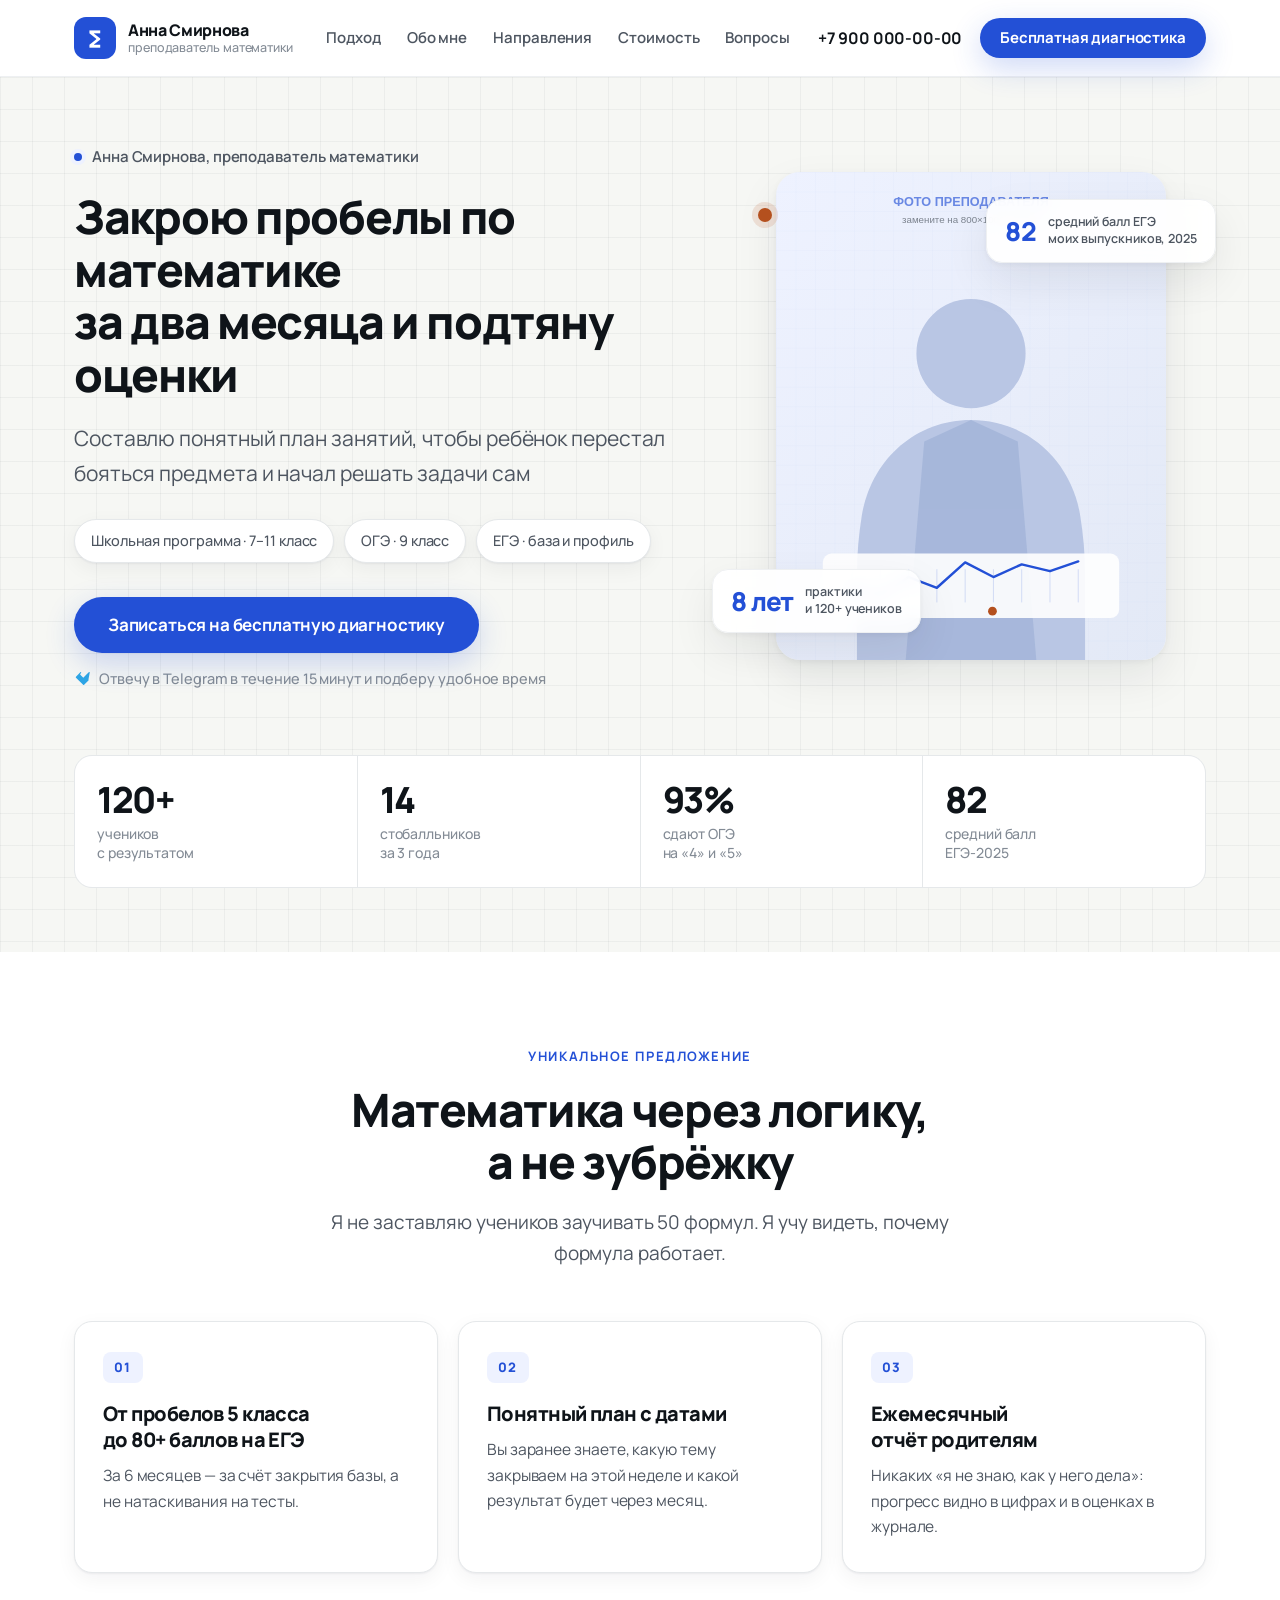
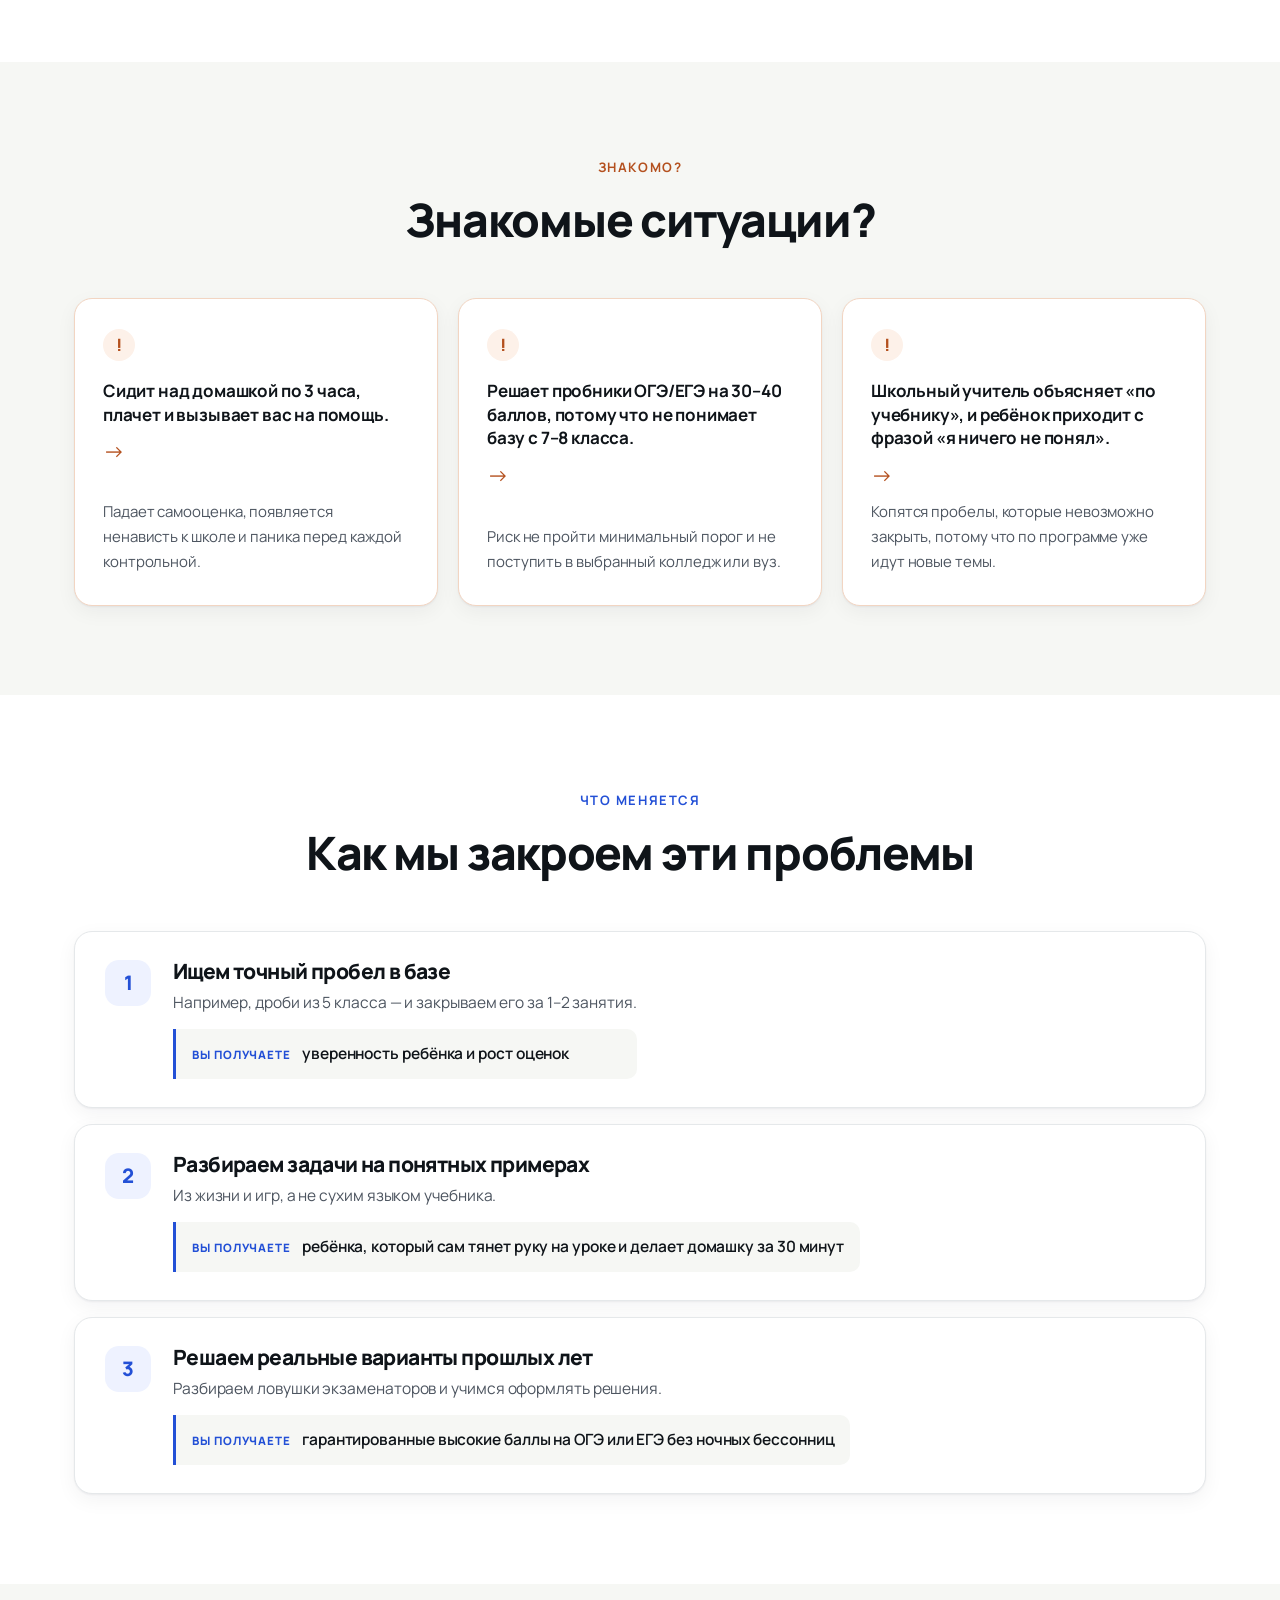
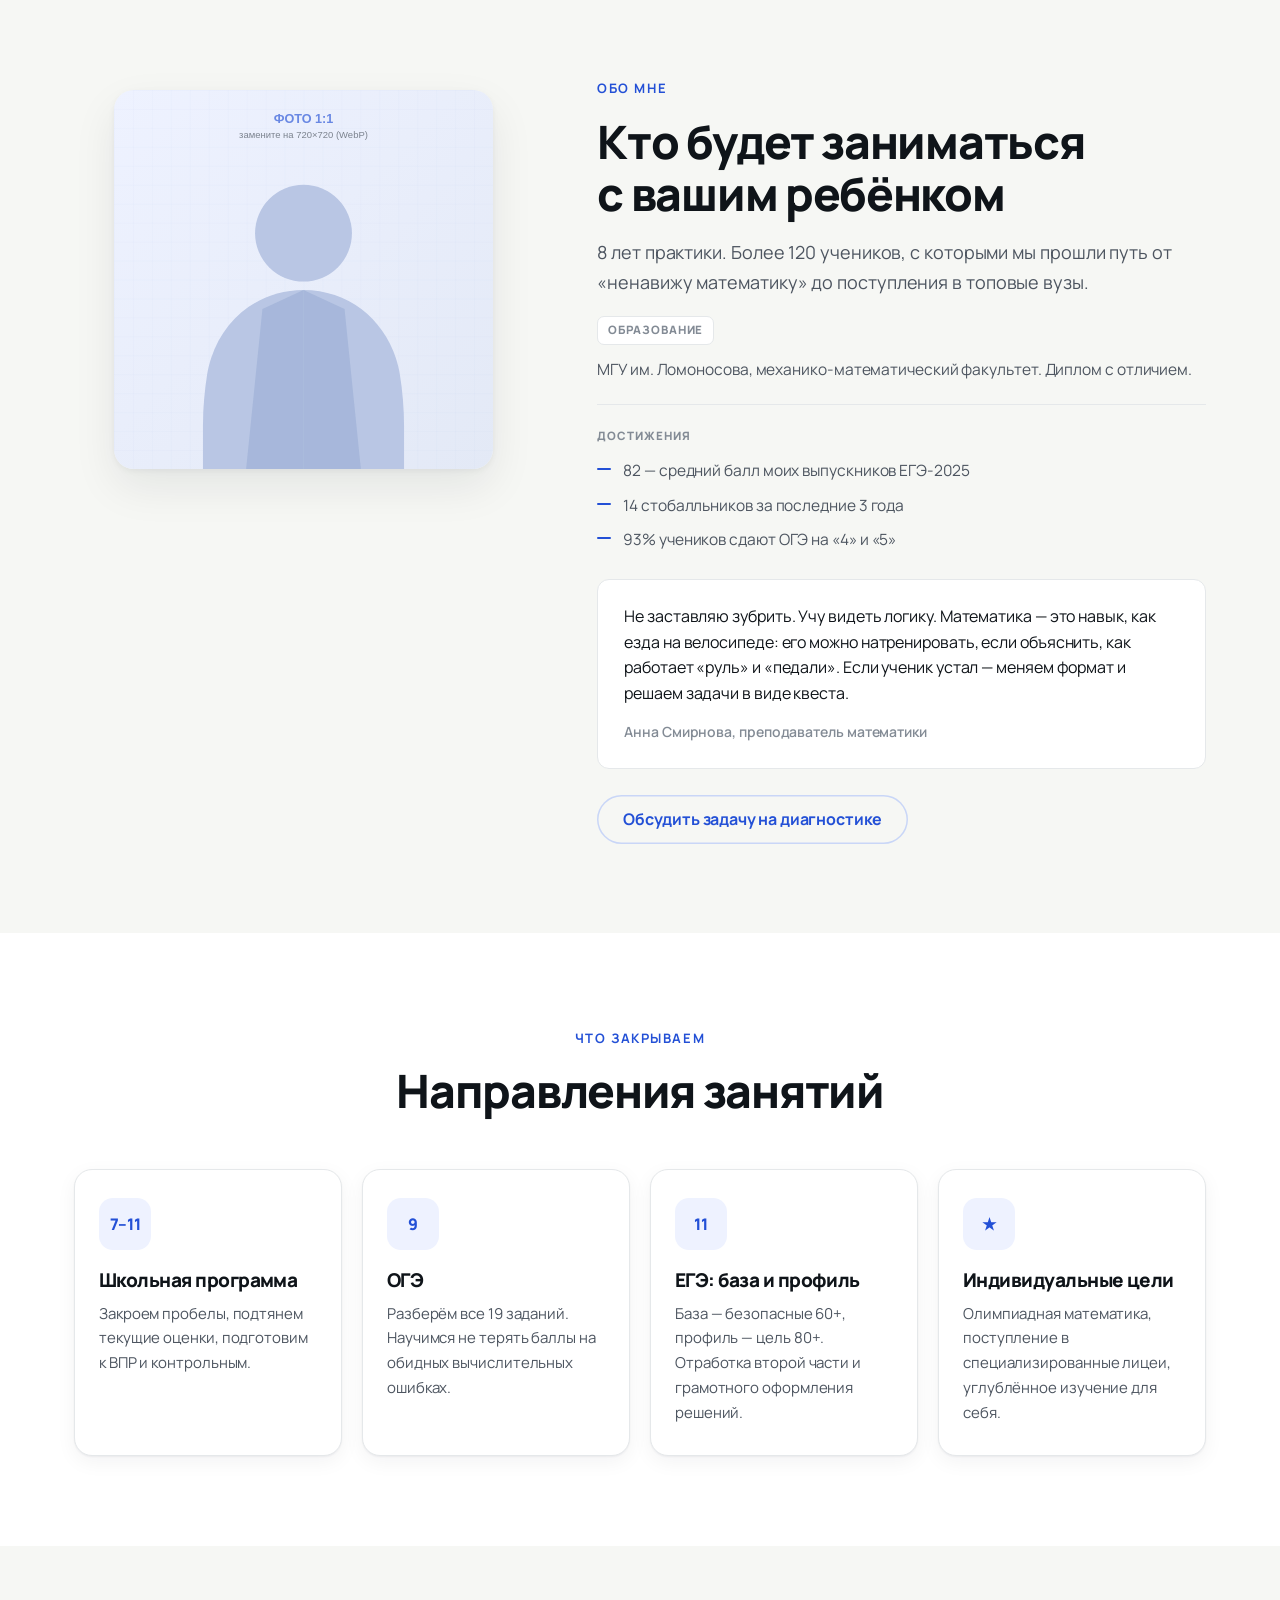
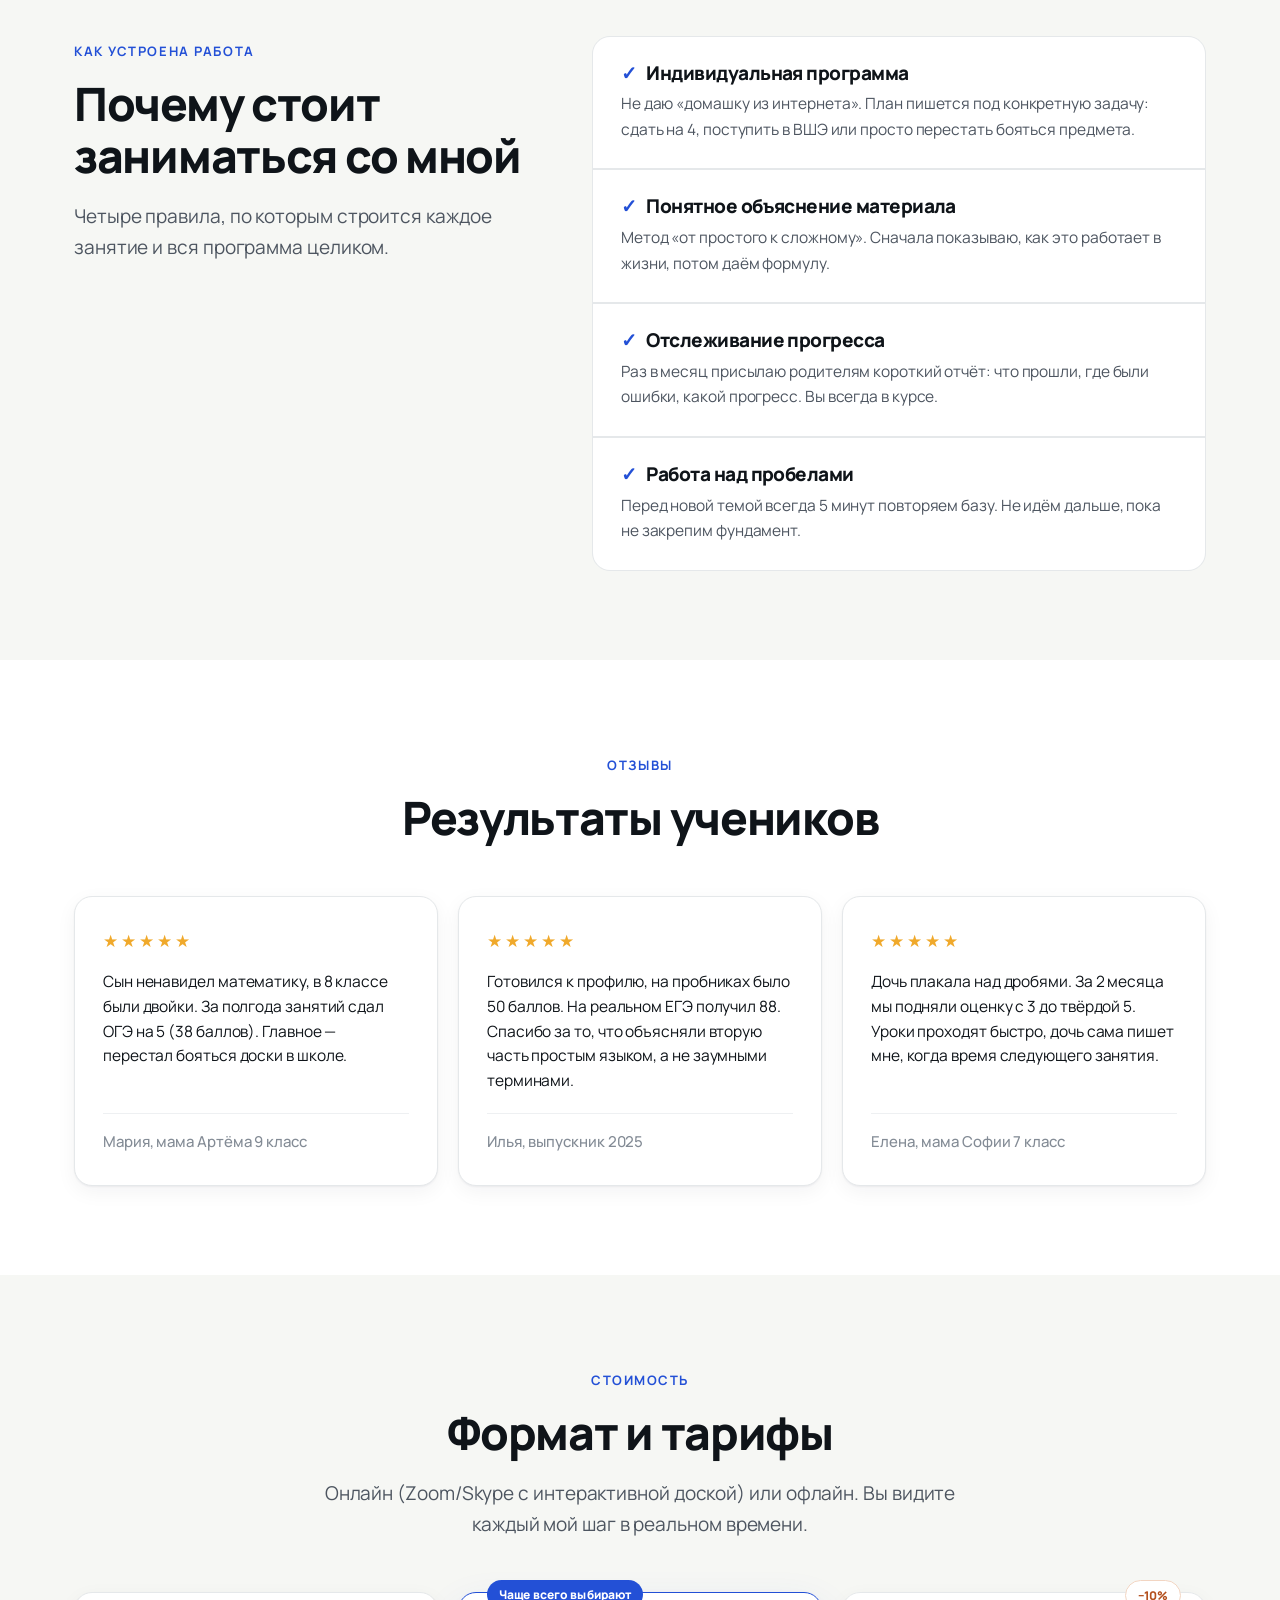
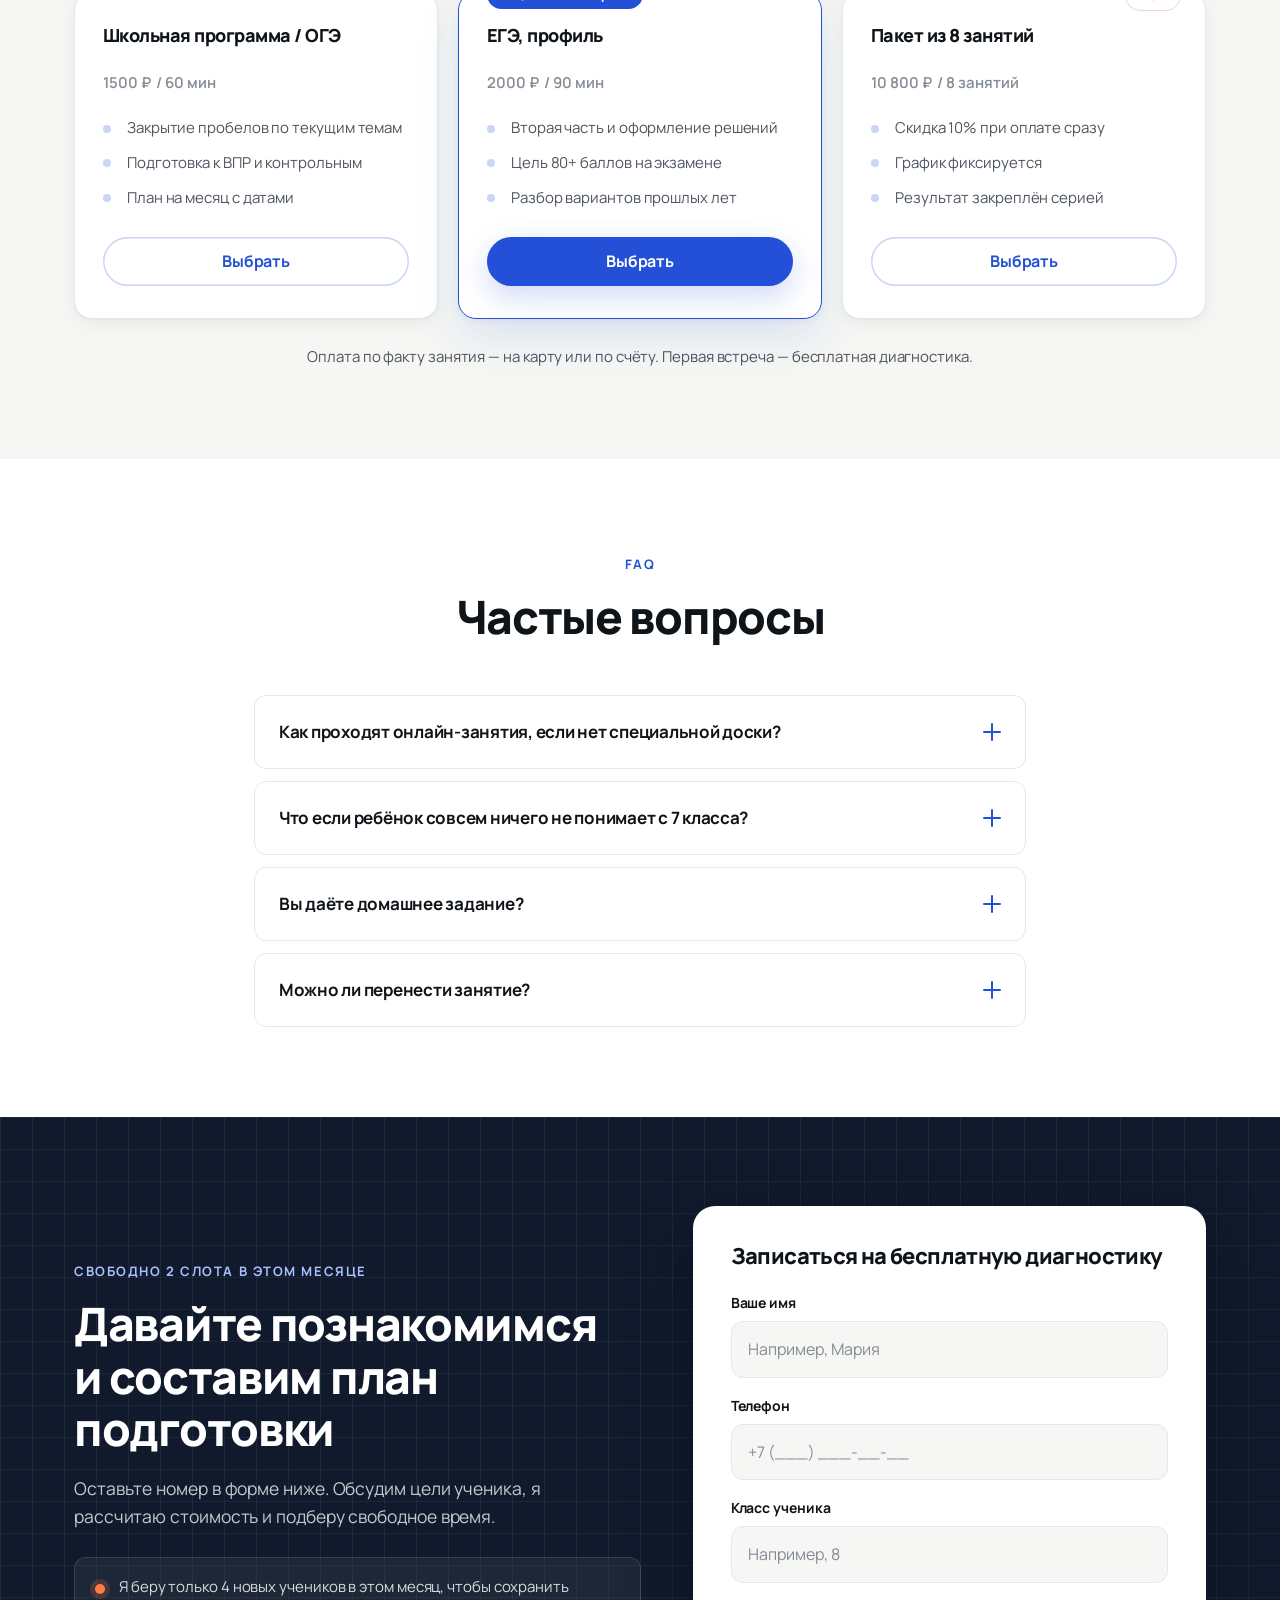
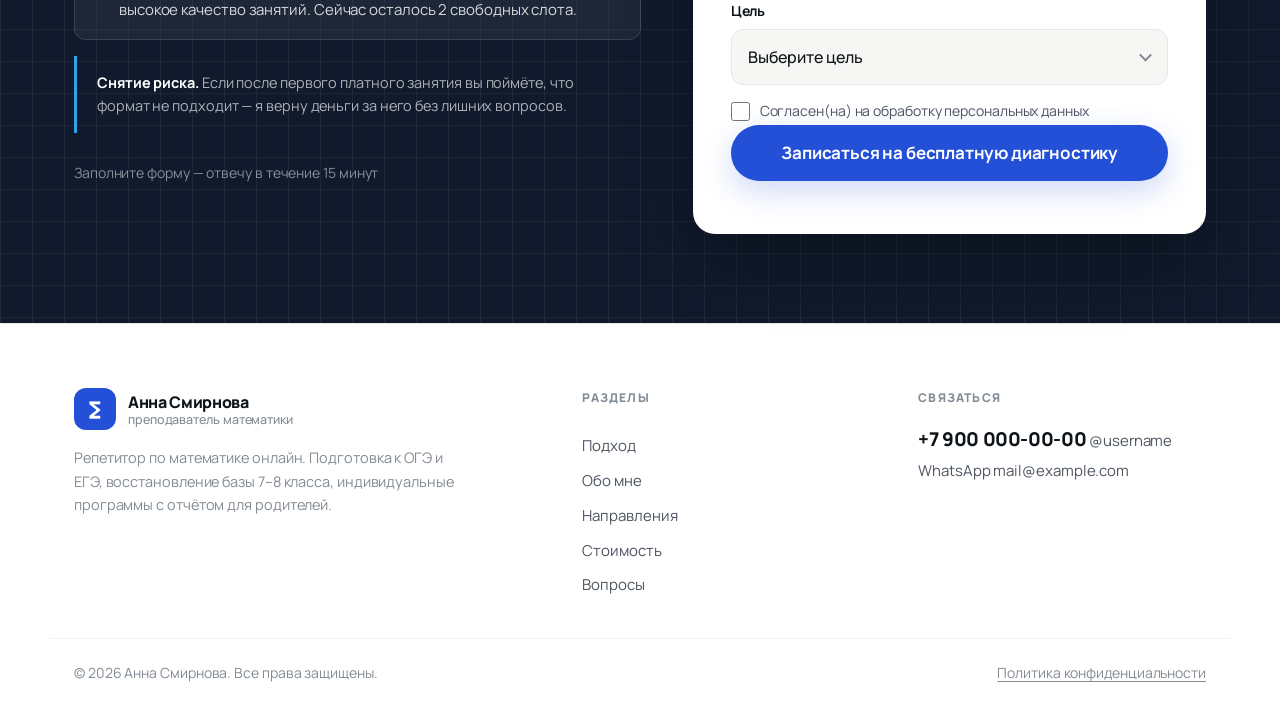
<file: index.html>
<!DOCTYPE html>
<html lang="ru">
<head>
<meta charset="utf-8">
<meta name="viewport" content="width=device-width, initial-scale=1, viewport-fit=cover">
<title>Репетитор по математике онлайн | Подготовка к ОГЭ и ЕГЭ на 80+ баллов</title>
<meta name="description" content="Закрою пробелы по математике за 2 месяца и подтяну школьные оценки. Подготовка к ОГЭ и ЕГЭ на 80+ баллов через логику, а не зубрёжку. Запишитесь на бесплатную диагностику.">
<meta name="keywords" content="репетитор по математике, подготовка к ОГЭ, подготовка к ЕГЭ, математика онлайн, подтянуть оценки">

<!-- Open Graph -->
<meta property="og:type" content="website">
<meta property="og:locale" content="ru_RU">
<meta property="og:title" content="Репетитор по математике онлайн | Подготовка к ОГЭ и ЕГЭ на 80+ баллов">
<meta property="og:description" content="Закрою пробелы по математике за 2 месяца и подтяну школьные оценки. Подготовка к ОГЭ и ЕГЭ через логику, а не зубрёжку.">
<meta property="og:image" content="images/og-cover.jpg">
<meta name="twitter:card" content="summary_large_image">
<meta name="theme-color" content="#ffffff">
<meta name="robots" content="index, follow">

<link rel="icon" href="images/favicon.svg" type="image/svg+xml">

<link rel="preconnect" href="https://fonts.googleapis.com">
<link rel="preconnect" href="https://fonts.gstatic.com" crossorigin>
<link rel="stylesheet" href="https://fonts.googleapis.com/css2?family=Manrope:wght@400;500;600;700;800&display=swap" media="print" onload="this.media='all'">
<noscript><link rel="stylesheet" href="https://fonts.googleapis.com/css2?family=Manrope:wght@400;500;600;700;800&display=swap"></noscript>

<link rel="stylesheet" href="css/styles.css">

<!-- Помечает, что JS доступен: без него блоки не прячутся и страница читается полностью -->
<script>document.documentElement.className += ' js';</script>

<!--#CONTENT#-->

<!-- Структурированные данные собираются из контента скриптом content.js,
     чтобы тексты в разметке и в SEO всегда совпадали -->
<script type="application/ld+json" data-ld="person">{}</script>
<script type="application/ld+json" data-ld="faq">{}</script>
</head>

<body>
<a class="skip-link" href="#hero">Перейти к содержанию</a>

<!-- ============================== ШАПКА ============================== -->
<header class="header" id="top">
  <div class="container header__inner">
    <a class="logo" href="#top">
      <span class="logo__mark" aria-hidden="true">∑</span>
      <span class="logo__text">
        <span class="logo__name" data-field="site.teacherFull" data-fallback="teacher.full">Анна Смирнова</span>
        <span class="logo__role" data-field="site.teacherRole">преподаватель математики</span>
      </span>
    </a>

    <nav class="nav" aria-label="Основная навигация">
      <a href="#utp">Подход</a>
      <a href="#about">Обо мне</a>
      <a href="#directions">Направления</a>
      <a href="#prices">Стоимость</a>
      <a href="#faq">Вопросы</a>
    </nav>

    <div class="header__actions">
      <a class="header__phone" data-field="site.phone" data-fallback="phone" href="tel:+79000000000">+7 900 000-00-00</a>
      <a class="btn btn--sm btn--primary" href="#contact">
        <span class="lbl-long" data-field="header.cta">Бесплатная диагностика</span>
        <span class="lbl-short">Диагностика</span>
      </a>
    </div>
  </div>
</header>

<main>

<!-- ============================== 1. ПЕРВЫЙ ЭКРАН ============================== -->
<section class="hero paper" id="hero">
  <div class="container hero__inner">

    <div class="hero__text">
      <p class="eyebrow">
        <span class="dot" aria-hidden="true"></span>
        <span data-field="hero.eyebrow">Анна Смирнова, преподаватель математики</span>
      </p>

      <h1 class="hero__title pre" data-field="hero.title">Закрою пробелы по математике
за два месяца и подтяну оценки</h1>

      <p class="hero__lead" data-field="hero.lead">Составлю понятный план занятий, чтобы ребёнок перестал бояться предмета и начал решать задачи сам</p>

      <ul class="chips" role="list">
        <li class="chip" data-field="hero.chips.0.text">Школьная программа · 7–11 класс</li>
        <li class="chip" data-field="hero.chips.1.text">ОГЭ · 9 класс</li>
        <li class="chip" data-field="hero.chips.2.text">ЕГЭ · база и профиль</li>
      </ul>

      <div class="hero__cta">
        <a class="btn btn--primary btn--lg" href="#contact" data-field="hero.cta">Записаться на бесплатную диагностику</a>
        <p class="micro">
          <svg class="micro__ico" viewBox="0 0 24 24" aria-hidden="true"><path d="M21.7 3.3a1 1 0 0 0-1.5-.1L17 6.5 12.5 11l-4.5-4.5L9.7 3.3a1 1 0 0 0-1.4 0L2.2 9.4a1 1 0 0 0 0 1.4l10.1 10.1a1 1 0 0 0 1.4 0l6.1-6.1a1 1 0 0 0 0-1.4z" fill="currentColor" transform="translate(0.6 0)"/></svg>
          <span data-field="hero.micro">Отвечу в Telegram в течение 15 минут и подберу удобное время</span>
        </p>
      </div>
    </div>

    <div class="hero__media">
      <figure class="photo photo--hero reveal">
        <span class="photo__badge" aria-hidden="true"></span>
        <img data-field="images.hero" src="/images/teacher-1.svg" alt="Фото преподавателя" width="800" height="1000" fetchpriority="high" decoding="async">
        <figcaption class="sr-only">Фотография преподавателя</figcaption>
      </figure>

      <div class="float-card float-card--score reveal" data-reveal-delay="120">
        <span class="float-card__num" data-field="hero.scoreNum">82</span>
        <span class="float-card__label pre" data-field="hero.scoreLabel">средний балл ЕГЭ
моих выпускников, 2025</span>
      </div>

      <div class="float-card float-card--exp reveal" data-reveal-delay="200">
        <span class="float-card__num" data-field="hero.expNum">8 лет</span>
        <span class="float-card__label pre" data-field="hero.expLabel">практики
и 120+ учеников</span>
      </div>
    </div>

  </div>

  <!-- полоса доверия -->
  <div class="container">
    <ul class="stats stats--hero reveal" role="list">
      <li class="stats__item"><b data-field="hero.stats.0.num">120+</b><span class="pre" data-field="hero.stats.0.text">учеников
с результатом</span></li>
      <li class="stats__item"><b data-field="hero.stats.1.num">14</b><span class="pre" data-field="hero.stats.1.text">стобалльников
за 3 года</span></li>
      <li class="stats__item"><b data-field="hero.stats.2.num">93%</b><span class="pre" data-field="hero.stats.2.text">сдают ОГЭ
на «4» и «5»</span></li>
      <li class="stats__item"><b data-field="hero.stats.3.num">82</b><span class="pre" data-field="hero.stats.3.text">средний балл
ЕГЭ-2025</span></li>
    </ul>
  </div>
</section>

<!-- ============================== 2. УТП ============================== -->
<section class="section" id="utp">
  <div class="container">
    <header class="section__head">
      <p class="kicker" data-field="utp.kicker">Уникальное предложение</p>
      <h2 class="section__title pre" data-field="utp.title">Математика через логику,
а не зубрёжку</h2>
      <p class="section__lead" data-field="utp.lead">Я не заставляю учеников заучивать 50 формул. Я учу видеть, <b>почему</b> формула работает.</p>
    </header>

    <div class="grid grid--3">
      <article class="card reveal">
        <span class="card__num" data-field="utp.cards.0.num">01</span>
        <h3 class="card__title" data-field="utp.cards.0.title">От пробелов 5 класса до 80+ баллов на ЕГЭ</h3>
        <p class="card__text" data-field="utp.cards.0.text">За 6 месяцев — за счёт закрытия базы, а не натаскивания на тесты.</p>
      </article>

      <article class="card reveal" data-reveal-delay="100">
        <span class="card__num" data-field="utp.cards.1.num">02</span>
        <h3 class="card__title" data-field="utp.cards.1.title">Понятный план с датами</h3>
        <p class="card__text" data-field="utp.cards.1.text">Вы заранее знаете, какую тему закрываем на этой неделе и какой результат будет через месяц.</p>
      </article>

      <article class="card reveal" data-reveal-delay="200">
        <span class="card__num" data-field="utp.cards.2.num">03</span>
        <h3 class="card__title" data-field="utp.cards.2.title">Ежемесячный отчёт родителям</h3>
        <p class="card__text" data-field="utp.cards.2.text">Никаких «я не знаю, как у него дела»: прогресс видно в цифрах и в оценках в журнале.</p>
      </article>
    </div>
  </div>
</section>

<!-- ============================== 3. БОЛИ ============================== -->
<section class="section section--soft" id="pains">
  <div class="container">
    <header class="section__head">
      <p class="kicker kicker--warm" data-field="pains.kicker">Знакомо?</p>
      <h2 class="section__title" data-field="pains.title">Знакомые ситуации?</h2>
    </header>

    <div class="grid grid--3">
      <article class="pain reveal">
        <span class="pain__mark" aria-hidden="true">!</span>
        <p class="pain__text" data-field="pains.items.0.text">Сидит над домашкой по 3 часа, плачет и вызывает вас на помощь.</p>
        <p class="pain__arrow" aria-hidden="true">→</p>
        <p class="pain__result" data-field="pains.items.0.result">Падает самооценка, появляется ненависть к школе и паника перед каждой контрольной.</p>
      </article>

      <article class="pain reveal" data-reveal-delay="100">
        <span class="pain__mark" aria-hidden="true">!</span>
        <p class="pain__text" data-field="pains.items.1.text">Решает пробники ОГЭ/ЕГЭ на 30–40 баллов, потому что не понимает базу с 7–8 класса.</p>
        <p class="pain__arrow" aria-hidden="true">→</p>
        <p class="pain__result" data-field="pains.items.1.result">Риск не пройти минимальный порог и не поступить в выбранный колледж или вуз.</p>
      </article>

      <article class="pain reveal" data-reveal-delay="200">
        <span class="pain__mark" aria-hidden="true">!</span>
        <p class="pain__text" data-field="pains.items.2.text">Школьный учитель объясняет «по учебнику», и ребёнок приходит с фразой «я ничего не понял».</p>
        <p class="pain__arrow" aria-hidden="true">→</p>
        <p class="pain__result" data-field="pains.items.2.result">Копятся пробелы, которые невозможно закрыть, потому что по программе уже идут новые темы.</p>
      </article>
    </div>
  </div>
</section>

<!-- ============================== 4. РЕШЕНИЕ ============================== -->
<section class="section" id="solution">
  <div class="container">
    <header class="section__head">
      <p class="kicker" data-field="solution.kicker">Что меняется</p>
      <h2 class="section__title" data-field="solution.title">Как мы закроем эти проблемы</h2>
    </header>

    <ol class="steps" role="list">
      <li class="step reveal">
        <span class="step__badge" aria-hidden="true">1</span>
        <div class="step__body">
          <h3 class="step__title" data-field="solution.steps.0.title">Ищем точный пробел в базе</h3>
          <p class="step__text" data-field="solution.steps.0.text">Например, дроби из 5 класса — и закрываем его за 1–2 занятия.</p>
          <p class="step__gain">
            <span class="step__gain-tag" data-field="solution.steps.0.gainTag">вы получаете</span>
            <span data-field="solution.steps.0.gain">уверенность ребёнка и рост оценок</span>
          </p>
        </div>
      </li>

      <li class="step reveal">
        <span class="step__badge" aria-hidden="true">2</span>
        <div class="step__body">
          <h3 class="step__title" data-field="solution.steps.1.title">Разбираем задачи на понятных примерах</h3>
          <p class="step__text" data-field="solution.steps.1.text">Из жизни и игр, а не сухим языком учебника.</p>
          <p class="step__gain">
            <span class="step__gain-tag" data-field="solution.steps.1.gainTag">вы получаете</span>
            <span data-field="solution.steps.1.gain">ребёнка, который сам тянет руку на уроке и делает домашку за 30 минут</span>
          </p>
        </div>
      </li>

      <li class="step reveal">
        <span class="step__badge" aria-hidden="true">3</span>
        <div class="step__body">
          <h3 class="step__title" data-field="solution.steps.2.title">Решаем реальные варианты прошлых лет</h3>
          <p class="step__text" data-field="solution.steps.2.text">Разбираем ловушки экзаменаторов и учимся оформлять решения.</p>
          <p class="step__gain">
            <span class="step__gain-tag" data-field="solution.steps.2.gainTag">вы получаете</span>
            <span data-field="solution.steps.2.gain">гарантированные высокие баллы на ОГЭ или ЕГЭ без ночных бессонниц</span>
          </p>
        </div>
      </li>
    </ol>
  </div>
</section>

<!-- ============================== 5. ОБО МНЕ ============================== -->
<section class="section section--soft" id="about">
  <div class="container about">

    <div class="about__media reveal">
      <figure class="photo photo--about">
        <img data-field="images.about" src="/images/teacher-2.svg" alt="Фото преподавателя" width="720" height="720" loading="lazy" decoding="async">
      </figure>
    </div>

    <div class="about__text">
      <p class="kicker" data-field="about.kicker">Обо мне</p>
      <h2 class="section__title pre" data-field="about.title">Кто будет заниматься
с вашим ребёнком</h2>

      <p class="about__lead" data-field="about.lead">8 лет практики. Более 120 учеников, с которыми мы прошли путь от «ненавижу математику» до поступления в топовые вузы.</p>

      <p class="about__edu">
        <span class="about__edu-label" data-field="about.eduLabel">Образование</span>
        <span data-field="about.edu">МГУ им. Ломоносова, механико-математический факультет. Диплом с отличием.</span>
      </p>

      <div class="achieve">
        <p class="achieve__label" data-field="about.achieveLabel">Достижения</p>
        <ul class="achieve__list" role="list">
          <li data-field="about.achieve.0.text">82 — средний балл моих выпускников ЕГЭ-2025</li>
          <li data-field="about.achieve.1.text">14 стобалльников за последние 3 года</li>
          <li data-field="about.achieve.2.text">93% учеников сдают ОГЭ на «4» и «5»</li>
        </ul>
      </div>

      <div class="quote">
        <p class="quote__text" data-field="about.quote">Не заставляю зубрить. Учу видеть логику. Математика — это навык, как езда на велосипеде: его можно натренировать, если объяснить, как работает «руль» и «педали». Если ученик устал — меняем формат и решаем задачи в виде квеста.</p>
        <cite class="quote__author" data-field="about.quoteAuthor">Анна Смирнова, преподаватель математики</cite>
      </div>

      <a class="btn btn--ghost" href="#contact" data-field="about.cta">Обсудить задачу на диагностике</a>
    </div>

  </div>
</section>

<!-- ============================== 6. НАПРАВЛЕНИЯ ============================== -->
<section class="section" id="directions">
  <div class="container">
    <header class="section__head">
      <p class="kicker" data-field="directions.kicker">Что закрываем</p>
      <h2 class="section__title" data-field="directions.title">Направления занятий</h2>
    </header>

    <div class="grid grid--4">
      <article class="dir reveal">
        <span class="dir__icon" aria-hidden="true" data-field="directions.items.0.icon">7–11</span>
        <h3 class="dir__title" data-field="directions.items.0.title">Школьная программа</h3>
        <p class="dir__text" data-field="directions.items.0.text">Закроем пробелы, подтянем текущие оценки, подготовим к ВПР и контрольным.</p>
      </article>

      <article class="dir reveal" data-reveal-delay="80">
        <span class="dir__icon" aria-hidden="true" data-field="directions.items.1.icon">9</span>
        <h3 class="dir__title" data-field="directions.items.1.title">ОГЭ</h3>
        <p class="dir__text" data-field="directions.items.1.text">Разберём все 19 заданий. Научимся не терять баллы на обидных вычислительных ошибках.</p>
      </article>

      <article class="dir reveal" data-reveal-delay="160">
        <span class="dir__icon" aria-hidden="true" data-field="directions.items.2.icon">11</span>
        <h3 class="dir__title" data-field="directions.items.2.title">ЕГЭ: база и профиль</h3>
        <p class="dir__text" data-field="directions.items.2.text">База — безопасные 60+, профиль — цель 80+. Отработка второй части и грамотного оформления решений.</p>
      </article>

      <article class="dir reveal" data-reveal-delay="240">
        <span class="dir__icon" aria-hidden="true" data-field="directions.items.3.icon">★</span>
        <h3 class="dir__title" data-field="directions.items.3.title">Индивидуальные цели</h3>
        <p class="dir__text" data-field="directions.items.3.text">Олимпиадная математика, поступление в специализированные лицеи, углублённое изучение для себя.</p>
      </article>
    </div>
  </div>
</section>

<!-- ============================== 7. ПОЧЕМУ СО МНОЙ ============================== -->
<section class="section section--soft" id="why">
  <div class="container">
    <div class="split">
      <header class="section__head section__head--left">
        <p class="kicker" data-field="why.kicker">Как устроена работа</p>
        <h2 class="section__title pre" data-field="why.title">Почему стоит
заниматься со мной</h2>
        <p class="section__lead" data-field="why.lead">Четыре правила, по которым строится каждое занятие и вся программа целиком.</p>
      </header>

      <ul class="feats" role="list">
        <li class="feat reveal">
          <h3 class="feat__title" data-field="why.items.0.title">Индивидуальная программа</h3>
          <p class="feat__text" data-field="why.items.0.text">Не даю «домашку из интернета». План пишется под конкретную задачу: сдать на 4, поступить в ВШЭ или просто перестать бояться предмета.</p>
        </li>
        <li class="feat reveal" data-reveal-delay="80">
          <h3 class="feat__title" data-field="why.items.1.title">Понятное объяснение материала</h3>
          <p class="feat__text" data-field="why.items.1.text">Метод «от простого к сложному». Сначала показываю, как это работает в жизни, потом даём формулу.</p>
        </li>
        <li class="feat reveal" data-reveal-delay="160">
          <h3 class="feat__title" data-field="why.items.2.title">Отслеживание прогресса</h3>
          <p class="feat__text" data-field="why.items.2.text">Раз в месяц присылаю родителям короткий отчёт: что прошли, где были ошибки, какой прогресс. Вы всегда в курсе.</p>
        </li>
        <li class="feat reveal" data-reveal-delay="240">
          <h3 class="feat__title" data-field="why.items.3.title">Работа над пробелами</h3>
          <p class="feat__text" data-field="why.items.3.text">Перед новой темой всегда 5 минут повторяем базу. Не идём дальше, пока не закрепим фундамент.</p>
        </li>
      </ul>
    </div>
  </div>
</section>

<!-- ============================== 8. РЕЗУЛЬТАТЫ УЧЕНИКОВ ============================== -->
<section class="section" id="reviews">
  <div class="container">
    <header class="section__head">
      <p class="kicker" data-field="reviews.kicker">Отзывы</p>
      <h2 class="section__title" data-field="reviews.title">Результаты учеников</h2>
    </header>

    <div class="grid grid--3">
      <figure class="review reveal">
        <div class="review__rating" aria-label="Оценка 5 из 5">★★★★★</div>
        <blockquote class="review__text" data-field="reviews.items.0.text">Сын ненавидел математику, в 8 классе были двойки. За полгода занятий сдал ОГЭ на 5 (38 баллов). Главное — перестал бояться доски в школе.</blockquote>
        <figcaption class="review__author">
          <span data-field="reviews.items.0.author">Мария, мама Артёма</span>
          <span data-field="reviews.items.0.span">9 класс</span>
        </figcaption>
      </figure>

      <figure class="review reveal" data-reveal-delay="100">
        <div class="review__rating" aria-label="Оценка 5 из 5">★★★★★</div>
        <blockquote class="review__text" data-field="reviews.items.1.text">Готовился к профилю, на пробниках было 50 баллов. На реальном ЕГЭ получил 88. Спасибо за то, что объясняли вторую часть простым языком, а не заумными терминами.</blockquote>
        <figcaption class="review__author">
          <span data-field="reviews.items.1.author">Илья, выпускник</span>
          <span data-field="reviews.items.1.span">2025</span>
        </figcaption>
      </figure>

      <figure class="review reveal" data-reveal-delay="200">
        <div class="review__rating" aria-label="Оценка 5 из 5">★★★★★</div>
        <blockquote class="review__text" data-field="reviews.items.2.text">Дочь плакала над дробями. За 2 месяца мы подняли оценку с 3 до твёрдой 5. Уроки проходят быстро, дочь сама пишет мне, когда время следующего занятия.</blockquote>
        <figcaption class="review__author">
          <span data-field="reviews.items.2.author">Елена, мама Софии</span>
          <span data-field="reviews.items.2.span">7 класс</span>
        </figcaption>
      </figure>
    </div>
  </div>
</section>

<!-- ============================== 9. СТОИМОСТЬ ============================== -->
<section class="section section--soft" id="prices">
  <div class="container">
    <header class="section__head">
      <p class="kicker" data-field="prices.kicker">Стоимость</p>
      <h2 class="section__title" data-field="prices.title">Формат и тарифы</h2>
      <p class="section__lead" data-field="prices.lead">Онлайн (Zoom/Skype с интерактивной доской) или офлайн. Вы видите каждый мой шаг в реальном времени.</p>
    </header>

    <div class="grid grid--3 prices">
      <article class="price reveal">
        <span class="price__flag" data-hide-empty data-field="prices.items.0.flag"></span>
        <h3 class="price__name" data-field="prices.items.0.name">Школьная программа / ОГЭ</h3>
        <p class="price__value"><span data-field="prices.items.0.value">1500 ₽</span> <span data-field="prices.items.0.unit">/ 60 мин</span></p>
        <ul class="price__list" role="list">
          <li data-field="prices.items.0.list.0.text">Закрытие пробелов по текущим темам</li>
          <li data-field="prices.items.0.list.1.text">Подготовка к ВПР и контрольным</li>
          <li data-field="prices.items.0.list.2.text">План на месяц с датами</li>
        </ul>
        <a class="btn btn--ghost btn--full" href="#contact">Выбрать</a>
      </article>

      <article class="price price--best reveal" data-reveal-delay="100">
        <span class="price__flag" data-hide-empty data-field="prices.items.1.flag">Чаще всего выбирают</span>
        <h3 class="price__name" data-field="prices.items.1.name">ЕГЭ, профиль</h3>
        <p class="price__value"><span data-field="prices.items.1.value">2000 ₽</span> <span data-field="prices.items.1.unit">/ 90 мин</span></p>
        <ul class="price__list" role="list">
          <li data-field="prices.items.1.list.0.text">Вторая часть и оформление решений</li>
          <li data-field="prices.items.1.list.1.text">Цель 80+ баллов на экзамене</li>
          <li data-field="prices.items.1.list.2.text">Разбор вариантов прошлых лет</li>
        </ul>
        <a class="btn btn--primary btn--full" href="#contact">Выбрать</a>
      </article>

      <article class="price reveal" data-reveal-delay="200">
        <span class="price__save" data-hide-empty data-field="prices.items.2.save">−10%</span>
        <h3 class="price__name" data-field="prices.items.2.name">Пакет из 8 занятий</h3>
        <p class="price__value"><span data-field="prices.items.2.value">10 800 ₽</span> <span data-field="prices.items.2.unit">/ 8 занятий</span></p>
        <ul class="price__list" role="list">
          <li data-field="prices.items.2.list.0.text">Скидка 10% при оплате сразу</li>
          <li data-field="prices.items.2.list.1.text">График фиксируется</li>
          <li data-field="prices.items.2.list.2.text">Результат закреплён серией</li>
        </ul>
        <a class="btn btn--ghost btn--full" href="#contact">Выбрать</a>
      </article>
    </div>

    <p class="prices__note" data-field="prices.note">Оплата по факту занятия — на карту или по счёту. Первая встреча — бесплатная диагностика.</p>
  </div>
</section>

<!-- ============================== 10. FAQ ============================== -->
<section class="section" id="faq">
  <div class="container container--narrow">
    <header class="section__head">
      <p class="kicker" data-field="faq.kicker">FAQ</p>
      <h2 class="section__title" data-field="faq.title">Частые вопросы</h2>
    </header>

    <div class="faq">
      <details class="faq__item reveal">
        <summary class="faq__q"><span data-field="faq.items.0.q">Как проходят онлайн-занятия, если нет специальной доски?</span><span class="faq__ico" aria-hidden="true"></span></summary>
        <div class="faq__a"><p data-field="faq.items.0.a">Используем графический планшет и интерактивную доску (Miro/Bitpaper). Это даже эффективнее обычной: можно сохранять все записи урока в PDF и отправлять ученику.</p></div>
      </details>

      <details class="faq__item reveal">
        <summary class="faq__q"><span data-field="faq.items.1.q">Что если ребёнок совсем ничего не понимает с 7 класса?</span><span class="faq__ico" aria-hidden="true"></span></summary>
        <div class="faq__a"><p data-field="faq.items.1.a">Это частая ситуация. Мы не ругаемся за пробелы, а спокойно «откатываемся» назад и закрываем их. Обычно на восстановление базы 7–8 класса уходит 3–4 недели.</p></div>
      </details>

      <details class="faq__item reveal">
        <summary class="faq__q"><span data-field="faq.items.2.q">Вы даёте домашнее задание?</span><span class="faq__ico" aria-hidden="true"></span></summary>
        <div class="faq__a"><p data-field="faq.items.2.a">Да, но в адекватных объёмах (30–40 минут). Без практики навык не закрепится. Но я всегда проверяю и разбираю ошибки на следующем уроке.</p></div>
      </details>

      <details class="faq__item reveal">
        <summary class="faq__q"><span data-field="faq.items.3.q">Можно ли перенести занятие?</span><span class="faq__ico" aria-hidden="true"></span></summary>
        <div class="faq__a"><p data-field="faq.items.3.a">Да, если предупредить минимум за 12 часов.</p></div>
      </details>
    </div>
  </div>
</section>

<!-- ============================== 11. ФИНАЛЬНЫЙ CTA + ФОРМА ============================== -->
<section class="section cta paper" id="contact">
  <div class="container cta__inner">

    <div class="cta__text">
      <p class="kicker kicker--light" data-field="cta.kicker">Свободно 2 слота в этом месяце</p>
      <h2 class="section__title section__title--light pre" data-field="cta.title">Давайте познакомимся
и составим план подготовки</h2>
      <p class="cta__lead" data-field="cta.lead">Оставьте номер в форме ниже. Обсудим цели ученика, я рассчитаю стоимость и подберу свободное время.</p>

      <div class="urgency">
        <span class="urgency__dot" aria-hidden="true"></span>
        <p data-field="cta.urgency">Я беру только 4 новых учеников в этом месяц, чтобы сохранить высокое качество занятий. Сейчас осталось 2 свободных слота.</p>
      </div>

      <div class="riskless">
        <b data-field="cta.riskTitle">Снятие риска.</b>
        <span data-field="cta.riskText">Если после первого платного занятия вы поймёте, что формат не подходит — я верну деньги за него без лишних вопросов.</span>
      </div>

      <p class="cta__or" data-field="cta.or">Заполните форму — отвечу в течение 15 минут</p>
    </div>

    <div class="cta__form">
      <form class="form" id="lead-form" novalidate>
        <h3 class="form__title" data-field="form.title">Записаться на бесплатную диагностику</h3>

        <div class="field">
          <label class="field__label" for="name">Ваше имя</label>
          <input class="field__input" id="name" name="name" type="text" autocomplete="name" placeholder="Например, Мария" required>
          <p class="field__error" data-error-for="name"></p>
        </div>

        <div class="field">
          <label class="field__label" for="phone">Телефон</label>
          <input class="field__input" id="phone" name="phone" type="tel" inputmode="tel" autocomplete="tel" placeholder="+7 (___) ___-__-__" required>
          <p class="field__error" data-error-for="phone"></p>
        </div>

        <div class="field">
          <label class="field__label" for="grade">Класс ученика</label>
          <input class="field__input" id="grade" name="grade" type="text" placeholder="Например, 8" required>
          <p class="field__error" data-error-for="grade"></p>
        </div>

        <div class="field">
          <label class="field__label" for="goal">Цель</label>
          <div class="field__select-wrap">
            <select class="field__input field__select" id="goal" name="goal" required>
              <option value="" selected disabled>Выберите цель</option>
              <option>ОГЭ</option>
              <option>ЕГЭ База</option>
              <option>ЕГЭ Профиль</option>
              <option>Подтянуть оценки</option>
            </select>
            <span class="field__chevron" aria-hidden="true"></span>
          </div>
          <p class="field__error" data-error-for="goal"></p>
        </div>

        <label class="consent">
          <input type="checkbox" id="consent" name="consent" required>
          <span>Согласен(на) на обработку персональных данных</span>
        </label>
        <p class="field__error" data-error-for="consent"></p>

        <!-- Honeypot: скрыт от людей, заполняют только боты. Наличие поля
             проверяет Worker — см. cloudflare/leads-worker/worker.js -->
        <div class="hp" aria-hidden="true">
          <label for="website">Не заполняйте это поле</label>
          <input type="text" id="website" name="website" tabindex="-1" autocomplete="off">
        </div>

        <button class="btn btn--primary btn--lg btn--full" type="submit" id="submit-btn" data-field="form.submit">Записаться на бесплатную диагностику</button>

        <p class="form__status" id="form-status" role="status" aria-live="polite"></p>
      </form>

      <div class="form form--done" id="form-done" hidden>
        <span class="done__mark" aria-hidden="true">✓</span>
        <h3 class="form__title">Заявка отправлена</h3>
        <p class="done__text" data-field="form.successText">Спасибо! Отвечу вам в течение 15 минут и пришлю ссылку на календарь для выбора удобного времени.</p>
        <button class="btn btn--link" type="button" id="form-reset">Отправить ещё одну заявку</button>
      </div>
    </div>

  </div>
</section>

</main>

<!-- ============================== ПОДВАЛ ============================== -->
<footer class="footer">
  <div class="container footer__inner">
    <div class="footer__col">
      <a class="logo logo--footer" href="#top">
        <span class="logo__mark" aria-hidden="true">∑</span>
        <span class="logo__text">
          <span class="logo__name" data-field="site.teacherFull" data-fallback="teacher.full">Анна Смирнова</span>
          <span class="logo__role" data-field="site.teacherRole">преподаватель математики</span>
        </span>
      </a>
      <p class="footer__about" data-field="footer.about">Репетитор по математике онлайн. Подготовка к ОГЭ и ЕГЭ, восстановление базы 7–8 класса, индивидуальные программы с отчётом для родителей.</p>
    </div>

    <nav class="footer__col footer__nav" aria-label="Навигация в подвале">
      <p class="footer__title">Разделы</p>
      <a href="#utp">Подход</a>
      <a href="#about">Обо мне</a>
      <a href="#directions">Направления</a>
      <a href="#prices">Стоимость</a>
      <a href="#faq">Вопросы</a>
    </nav>

    <div class="footer__col">
      <p class="footer__title">Связаться</p>
      <a class="footer__link-strong" data-field="site.phone" data-fallback="phone" href="tel:+79000000000">+7 900 000-00-00</a>
      <a data-attr="href" data-field="site.telegram" href="https://t.me/username" target="_blank" rel="noopener"><span data-field="site.telegramShort">@username</span></a>
      <a data-attr="href" data-field="site.whatsapp" href="https://wa.me/79000000000" target="_blank" rel="noopener">WhatsApp</a>
      <a data-attr="href" data-prefix="mailto:" data-field="site.email" href="mailto:mail@example.com"><span data-field="site.email">mail@example.com</span></a>
    </div>
  </div>

  <div class="container footer__bottom">
    <p>© <span id="year">2026</span> <span data-field="site.teacherFull" data-fallback="teacher.full">Анна Смирнова</span>. <span data-field="footer.copyright">Все права защищены.</span></p>
    <a class="footer__policy" href="#" data-policy data-field="form.privacyLabel">Политика конфиденциальности</a>
  </div>
</footer>

<!-- ============================== МОБИЛЬНАЯ ЗАКРЕПЛЁННАЯ КНОПКА ============================== -->
<div class="stickybar" id="stickybar">
  <a class="btn btn--primary btn--sticky" href="#contact" data-field="form.submit">Записаться на диагностику</a>
</div>

<!--#CONTENT#-->
<script src="js/content.js"></script>
<script src="js/config.js"></script>
<script src="js/script.js" defer></script>
</body>
</html>
</file>
<file: css/styles.css>
/* ==========================================================================
   Лендинг преподавателя математики
   Стиль: светлый фон, чёткая типографика, сдержанная палитра
   ========================================================================== */

/* ---------- 1. Токены ---------- */
:root{
  /* Цвета */
  --bg:            #ffffff;
  --bg-soft:       #f6f7f4;
  --bg-dark:       #101a2c;

  --ink:           #0f1419;
  --ink-2:         #4d5560;
  --ink-3:         #838b95;
  --line:          #e5e8ea;
  --line-soft:     #eef0f2;

  --accent:        #2350d6;
  --accent-dark:   #1a3ba5;
  --accent-soft:   #eef2ff;
  --accent-line:   #c9d6f7;

  --warm:          #b4501e;
  --warm-soft:     #fdf1e9;
  --warm-line:     #f2d5c2;

  --tg:            #2ea6e5;
  --wa:            #25d366;

  /* Типографика */
  --font: "Manrope", -apple-system, BlinkMacSystemFont, "Segoe UI", Roboto, "Helvetica Neue", Arial, sans-serif;

  /* Раскладка */
  --container:     1180px;
  --narrow:        820px;
  --gutter:        24px;
  --section-y:     clamp(56px, 7vw, 104px);
  --radius:        18px;
  --radius-sm:     12px;

  --shadow-sm:     0 1px 2px rgba(16,26,44,.05), 0 6px 20px rgba(16,26,44,.05);
  --shadow-md:     0 2px 6px rgba(16,26,44,.05), 0 18px 44px rgba(16,26,44,.08);
  --shadow-blue:   0 10px 30px rgba(35,80,214,.22);

  --header-h:      76px;
}

/* ---------- 2. База ---------- */
*,*::before,*::after{ box-sizing:border-box; }

html{
  scroll-behavior:smooth;
  scroll-padding-top: calc(var(--header-h) + 16px);
  -webkit-text-size-adjust:100%;
}

body{
  margin:0;
  background:var(--bg);
  color:var(--ink);
  font-family:var(--font);
  font-size:17px;
  line-height:1.65;
  font-weight:400;
  letter-spacing:-.005em;
  -webkit-font-smoothing:antialiased;
  -moz-osx-font-smoothing:grayscale;
  overflow-x:hidden;
}

img,svg{ max-width:100%; display:block; }
img{ height:auto; }

h1,h2,h3{
  margin:0;
  line-height:1.14;
  letter-spacing:-.028em;
  font-weight:800;
  text-wrap:balance;
}
p{ margin:0; }
ul,ol{ margin:0; padding:0; list-style:none; }
a{ color:inherit; text-decoration:none; }
b,strong{ font-weight:700; }
cite{ font-style:normal; }

button,input,select,textarea{ font:inherit; color:inherit; }

:focus-visible{
  outline:3px solid var(--accent);
  outline-offset:3px;
  border-radius:4px;
}

.sr-only{
  position:absolute; width:1px; height:1px; padding:0; margin:-1px;
  overflow:hidden; clip:rect(0 0 0 0); white-space:nowrap; border:0;
}

/* Переносы строк из контента (\n) превращаются в реальные <br>-подобные разрывы.
   Нужна элементам, которые редактируются в админке. */
.pre{ white-space:pre-line; }

.skip-link{
  position:absolute; left:12px; top:-60px; z-index:200;
  background:var(--ink); color:#fff; padding:10px 16px; border-radius:8px;
  font-weight:600; font-size:15px; transition:top .2s;
}
.skip-link:focus{ top:12px; }

/* ---------- 3. Сетка и секции ---------- */
.container{
  width:100%;
  max-width:var(--container);
  margin-inline:auto;
  padding-inline:var(--gutter);
}
.container--narrow{ max-width:var(--narrow); }

.section{ padding-block:var(--section-y); }
.section--soft{ background:var(--bg-soft); }

/* «Клетчатая» бумага — лёгкий намёк на тетрадьный лист */
.paper{
  background-color:var(--bg-soft);
  background-image:
    linear-gradient(to right, rgba(16,26,44,.045) 1px, transparent 1px),
    linear-gradient(to bottom, rgba(16,26,44,.045) 1px, transparent 1px);
  background-size:32px 32px;
}

.section__head{
  max-width:760px;
  margin:0 auto clamp(32px,4vw,52px);
  text-align:center;
}
.section__head--left{ margin-inline:0; text-align:left; }

.section__title{
  font-size:clamp(28px,4vw,46px);
  margin-bottom:18px;
}
.section__title--light{ color:#fff; }

.section__lead{
  font-size:clamp(16px,1.6vw,19px);
  color:var(--ink-2);
  max-width:640px;
  margin-inline:auto;
}
.section__head--left .section__lead{ margin-inline:0; }

.kicker{
  display:inline-block;
  margin-bottom:16px;
  font-size:13px;
  font-weight:700;
  letter-spacing:.12em;
  text-transform:uppercase;
  color:var(--accent);
}
.kicker--warm{ color:var(--warm); }
.kicker--light{ color:#a9c0ff; }

.eyebrow{
  display:inline-flex; align-items:center; gap:10px;
  margin-bottom:22px;
  font-size:15px; font-weight:600; color:var(--ink-2);
}
.dot{
  width:8px; height:8px; border-radius:50%;
  background:var(--accent);
  box-shadow:0 0 0 4px var(--accent-soft);
  flex:none;
}

/* ---------- 4. Кнопки ---------- */
.btn{
  --btn-bg:var(--accent);
  --btn-fg:#fff;
  display:inline-flex; align-items:center; justify-content:center; gap:9px;
  padding:15px 26px;
  border:0; border-radius:999px;
  background:var(--btn-bg); color:var(--btn-fg);
  font-size:16px; font-weight:700; letter-spacing:-.01em; line-height:1.2;
  text-align:center; cursor:pointer;
  transition:transform .16s ease, box-shadow .16s ease, background-color .16s ease, border-color .16s ease;
  will-change:transform;
}
.btn:hover{ transform:translateY(-2px); }
.btn:active{ transform:translateY(0); }
.btn__ico{ width:20px; height:20px; flex:none; }

.btn--primary{ box-shadow:var(--shadow-blue); }
.btn--primary:hover{ background:var(--accent-dark); box-shadow:0 14px 34px rgba(35,80,214,.3); }

.btn--lg{ padding:18px 34px; font-size:17px; }
.btn--sm{ padding:11px 20px; font-size:15px; }
.btn--full{ width:100%; }

.btn--ghost{
  background:transparent; color:var(--accent);
  box-shadow:inset 0 0 0 1.5px var(--accent-line);
}
.btn--ghost:hover{ background:var(--accent-soft); box-shadow:inset 0 0 0 1.5px var(--accent); }


.btn--link{
  background:none; padding:12px; width:100%;
  color:var(--ink-3); font-size:14px; font-weight:600;
  text-decoration:underline; text-underline-offset:3px;
}
.btn--link:hover{ color:var(--ink); }

.btn[disabled]{ opacity:.6; cursor:not-allowed; transform:none; }

/* ---------- 5. Шапка ---------- */
.header{
  position:sticky; top:0; z-index:100;
  background:rgba(255,255,255,.88);
  backdrop-filter:saturate(180%) blur(12px);
  -webkit-backdrop-filter:saturate(180%) blur(12px);
  border-bottom:1px solid var(--line-soft);
}
.header__inner{
  min-height:var(--header-h);
  display:flex; align-items:center; gap:28px;
  flex-wrap:nowrap;
}

/* Длинная и короткая подписи — для узких экранов */
.lbl-short{ display:none; }

.logo{ display:flex; align-items:center; gap:12px; flex:none; min-width:0; }
.logo__mark{
  width:42px; height:42px; flex:none;
  display:grid; place-items:center;
  border-radius:12px;
  background:var(--accent); color:#fff;
  font-size:24px; font-weight:800; line-height:1;
  padding-bottom:3px;
}
.logo__text{ display:flex; flex-direction:column; line-height:1.25; }
.logo__name{ font-size:16px; font-weight:800; letter-spacing:-.02em; }
.logo__role{ font-size:12.5px; color:var(--ink-3); font-weight:500; }

.nav{ display:flex; gap:26px; margin-left:auto; font-size:15px; font-weight:600; }
.nav a{ color:var(--ink-2); position:relative; padding-block:4px; transition:color .15s; }
.nav a::after{
  content:""; position:absolute; left:0; right:0; bottom:0;
  height:2px; background:var(--accent);
  transform:scaleX(0); transform-origin:left; transition:transform .2s;
}
.nav a:hover{ color:var(--ink); }
.nav a:hover::after{ transform:scaleX(1); }

.header__actions{ display:flex; align-items:center; gap:18px; flex:none; min-width:0; }
.header__phone{ font-size:16px; font-weight:700; letter-spacing:-.01em; white-space:nowrap; }
.header__phone:hover{ color:var(--accent); }
.header__actions .btn{ white-space:nowrap; }

/* ---------- 6. Первый экран ---------- */
.hero{ padding-top:clamp(40px,5vw,72px); padding-bottom:clamp(40px,5vw,64px); }
.hero__inner{
  display:grid; grid-template-columns:1.12fr .88fr;
  gap:clamp(32px,5vw,68px); align-items:center;
}

.hero__title{ font-size:clamp(32px,3.6vw,48px); margin-bottom:20px; }
.hero__lead{
  font-size:clamp(17px,1.9vw,21px);
  color:var(--ink-2);
  max-width:30em;
  margin-bottom:28px;
}

.chips{ display:flex; flex-wrap:wrap; gap:10px; margin-bottom:34px; }
.chip{
  padding:9px 16px;
  border-radius:999px;
  background:var(--bg); border:1px solid var(--line);
  font-size:14.5px; font-weight:500; color:var(--ink-2);
  box-shadow:var(--shadow-sm);
}
.chip b{ color:var(--ink); font-weight:800; }

.hero__cta{ display:flex; flex-direction:column; align-items:flex-start; gap:14px; }
.micro{
  display:flex; align-items:center; gap:8px;
  font-size:14.5px; color:var(--ink-3); font-weight:500;
}
.micro__ico{ width:17px; height:17px; color:var(--tg); flex:none; }

/* Фото */
.hero__media{ position:relative; }
.photo{ position:relative; }
.photo img{
  width:100%; height:auto; object-fit:cover;
  border-radius:24px;
  background:var(--bg-soft);
  box-shadow:var(--shadow-md);
}
.photo--hero img{ aspect-ratio:4/5; }
.photo--about img{ aspect-ratio:1/1; border-radius:20px; }

.photo--hero::before{
  content:""; position:absolute; z-index:-1;
  inset:auto -14px -14px auto;
  width:76%; height:80%;
  border:2px solid var(--accent-line);
  border-radius:24px;
}
.photo__badge{
  position:absolute; z-index:2; left:-18px; top:36px;
  width:14px; height:14px; border-radius:50%;
  background:var(--warm);
  box-shadow:0 0 0 6px rgba(180,80,30,.14);
}

.float-card{
  position:absolute; z-index:3;
  display:flex; align-items:center; gap:12px;
  padding:14px 18px;
  background:rgba(255,255,255,.92);
  backdrop-filter:blur(8px);
  border:1px solid var(--line-soft);
  border-radius:16px;
  box-shadow:var(--shadow-md);
}
.float-card__num{
  font-size:26px; font-weight:800; letter-spacing:-.03em; line-height:1;
  color:var(--accent);
}
.float-card__label{ font-size:12.5px; line-height:1.35; color:var(--ink-2); font-weight:600; }
.float-card--score{ right:-10px; top:44px; }
.float-card--exp{ left:-24px; bottom:44px; }

/* Полоса цифр */
.stats{
  display:grid; grid-template-columns:repeat(4,1fr);
  gap:1px; margin-top:clamp(44px,5vw,68px);
  background:var(--line);
  border:1px solid var(--line);
  border-radius:var(--radius);
  overflow:hidden;
}
.stats__item{
  display:flex; flex-direction:column; gap:4px;
  padding:24px 22px;
  background:var(--bg);
}
.stats__item b{ font-size:clamp(26px,3vw,36px); font-weight:800; letter-spacing:-.035em; line-height:1.1; }
.stats__item span{ font-size:14px; color:var(--ink-3); font-weight:500; line-height:1.4; }

/* ---------- 7. Сетки карточек ---------- */
.grid{ display:grid; gap:20px; }
.grid--3{ grid-template-columns:repeat(3,1fr); }
.grid--4{ grid-template-columns:repeat(4,1fr); }

.card{
  position:relative;
  padding:30px 28px 32px;
  background:var(--bg);
  border:1px solid var(--line);
  border-radius:var(--radius);
  box-shadow:var(--shadow-sm);
  transition:transform .2s ease, box-shadow .2s ease, border-color .2s ease;
}
.card:hover{ transform:translateY(-3px); box-shadow:var(--shadow-md); }
.card__num{
  display:inline-block; margin-bottom:18px;
  font-size:13px; font-weight:800; letter-spacing:.1em;
  color:var(--accent);
  background:var(--accent-soft);
  padding:5px 11px; border-radius:8px;
}
.card__title{ font-size:20px; line-height:1.3; margin-bottom:10px; }
.card__text{ font-size:15.5px; color:var(--ink-2); }

/* ---------- 8. Боли ---------- */
.pain{
  display:flex; flex-direction:column;
  padding:30px 28px;
  background:var(--bg);
  border:1px solid var(--warm-line);
  border-radius:var(--radius);
  box-shadow:var(--shadow-sm);
}
.pain__mark{
  width:32px; height:32px; margin-bottom:18px;
  display:grid; place-items:center;
  border-radius:50%;
  background:var(--warm-soft); color:var(--warm);
  font-weight:800; font-size:17px;
}
.pain__text{ font-size:17px; font-weight:700; line-height:1.4; letter-spacing:-.01em; }
.pain__arrow{ margin:14px 0; color:var(--warm); font-size:22px; line-height:1; }
.pain__result{ margin-top:auto; font-size:15px; color:var(--ink-2); }

/* ---------- 9. Шаги (решение) ---------- */
.steps{ display:flex; flex-direction:column; gap:16px; }
.step{
  display:flex; gap:22px; align-items:flex-start;
  padding:28px 30px;
  background:var(--bg);
  border:1px solid var(--line);
  border-radius:var(--radius);
  box-shadow:var(--shadow-sm);
}
.step__badge{
  width:46px; height:46px; flex:none;
  display:grid; place-items:center;
  border-radius:14px;
  background:var(--accent-soft); color:var(--accent);
  font-size:20px; font-weight:800;
}
.step__title{ font-size:21px; margin-bottom:6px; }
.step__text{ font-size:15.5px; color:var(--ink-2); }
.step__gain{
  margin-top:14px; padding:12px 16px;
  background:var(--bg-soft);
  border-left:3px solid var(--accent);
  border-radius:0 10px 10px 0;
  font-size:15.5px; font-weight:600;
}
.step__gain-tag{
  display:inline-block; margin-right:8px;
  font-size:11.5px; font-weight:800; letter-spacing:.08em; text-transform:uppercase;
  color:var(--accent);
}

/* ---------- 10. Обо мне ---------- */
.about{
  display:grid; grid-template-columns:.86fr 1.14fr;
  gap:clamp(32px,5vw,64px); align-items:start;
}
.about__lead{ font-size:18px; color:var(--ink-2); margin-bottom:18px; }
.about__edu{
  display:flex; gap:12px; align-items:baseline; flex-wrap:wrap;
  font-size:15.5px; color:var(--ink-2);
  padding-bottom:22px; margin-bottom:22px;
  border-bottom:1px solid var(--line);
}
.about__edu-label{
  font-size:11.5px; font-weight:800; letter-spacing:.08em; text-transform:uppercase;
  color:var(--ink-3);
  background:var(--bg); border:1px solid var(--line);
  padding:4px 10px; border-radius:7px;
}

.achieve{ margin-bottom:26px; }
.achieve__label{
  font-size:11.5px; font-weight:800; letter-spacing:.08em; text-transform:uppercase;
  color:var(--ink-3); margin-bottom:12px;
}
.achieve__list{ display:flex; flex-direction:column; gap:9px; }
.achieve__list li{
  position:relative; padding-left:26px;
  font-size:15.5px; color:var(--ink-2);
}
.achieve__list li::before{
  content:""; position:absolute; left:0; top:.62em;
  width:14px; height:2px; background:var(--accent); border-radius:2px;
}
.achieve__list b{ color:var(--ink); }

.quote{
  padding:24px 26px;
  background:var(--bg);
  border:1px solid var(--line);
  border-radius:var(--radius-sm);
  margin-bottom:26px;
}
.quote__text{ font-size:16px; color:var(--ink); line-height:1.6; }
.quote__author{ display:block; margin-top:14px; font-size:14px; color:var(--ink-3); font-weight:600; }

/* ---------- 11. Направления ---------- */
.dir{
  display:flex; flex-direction:column;
  padding:28px 24px 30px;
  background:var(--bg);
  border:1px solid var(--line);
  border-radius:var(--radius);
  box-shadow:var(--shadow-sm);
  transition:transform .2s ease, box-shadow .2s ease;
}
.dir:hover{ transform:translateY(-3px); box-shadow:var(--shadow-md); }
.dir__icon{
  width:52px; height:52px; margin-bottom:18px;
  display:grid; place-items:center;
  border-radius:14px;
  background:var(--accent-soft); color:var(--accent);
  font-size:16px; font-weight:800; letter-spacing:-.02em;
}
.dir__title{ font-size:19px; margin-bottom:9px; line-height:1.3; }
.dir__text{ font-size:15px; color:var(--ink-2); }

/* ---------- 12. Почему я (двухколоночный) ---------- */
.split{
  display:grid; grid-template-columns:.85fr 1.15fr;
  gap:clamp(32px,5vw,64px); align-items:start;
}
.feats{ display:grid; gap:2px; background:var(--line); border:1px solid var(--line); border-radius:var(--radius); overflow:hidden; }
.feat{ padding:26px 28px; background:var(--bg); }
.feat__title{ font-size:19px; margin-bottom:7px; }
.feat__title::before{
  content:"✓"; margin-right:10px;
  color:var(--accent); font-weight:800;
}
.feat__text{ font-size:15.5px; color:var(--ink-2); }

/* ---------- 13. Отзывы ---------- */
.review{
  display:flex; flex-direction:column;
  margin:0; padding:30px 28px;
  background:var(--bg);
  border:1px solid var(--line);
  border-radius:var(--radius);
  box-shadow:var(--shadow-sm);
}
.review__rating{ color:#f0a92b; font-size:17px; letter-spacing:3px; margin-bottom:14px; }
.review__text{ margin:0 0 20px; font-size:15.5px; line-height:1.6; color:var(--ink); }
.review__author{
  margin-top:auto; padding-top:16px;
  border-top:1px solid var(--line-soft);
  font-size:15px; font-weight:800;
}
.review__author span{ color:var(--ink-3); font-weight:500; }

/* ---------- 14. Цены ---------- */
.prices{ align-items:stretch; }
.price{
  position:relative;
  display:flex; flex-direction:column;
  padding:32px 28px;
  background:var(--bg);
  border:1px solid var(--line);
  border-radius:var(--radius);
  box-shadow:var(--shadow-sm);
}
.price--best{ border-color:var(--accent); box-shadow:0 2px 6px rgba(35,80,214,.06), 0 18px 44px rgba(35,80,214,.12); }
.price__flag{
  position:absolute; top:-13px; left:28px;
  padding:5px 12px; border-radius:999px;
  background:var(--accent); color:#fff;
  font-size:12px; font-weight:800; letter-spacing:.01em;
}
.price__save{
  position:absolute; top:-13px; right:24px;
  padding:5px 12px; border-radius:999px;
  background:var(--bg); color:var(--warm);
  border:1px solid var(--warm-line);
  font-size:12px; font-weight:800;
}
.price__name{ font-size:18px; margin-bottom:14px; }
.price__value{ font-size:32px; font-weight:800; letter-spacing:-.035em; line-height:1.1; margin-bottom:22px; }
.price__value span{ font-size:15px; font-weight:600; color:var(--ink-3); letter-spacing:0; }
.price__list{ display:flex; flex-direction:column; gap:10px; margin-bottom:26px; }
.price__list li{
  position:relative; padding-left:24px;
  font-size:15px; color:var(--ink-2);
}
.price__list li::before{
  content:""; position:absolute; left:0; top:.55em;
  width:8px; height:8px; border-radius:50%;
  background:var(--accent-line);
}
.price .btn{ margin-top:auto; }
.prices__note{
  margin-top:26px; text-align:center;
  font-size:15px; color:var(--ink-2);
}

/* ---------- 15. FAQ ---------- */
.faq{ display:flex; flex-direction:column; gap:12px; }
.faq__item{
  background:var(--bg);
  border:1px solid var(--line);
  border-radius:var(--radius-sm);
  overflow:hidden;
  transition:border-color .18s, box-shadow .18s;
}
.faq__item[open]{ border-color:var(--accent-line); box-shadow:var(--shadow-sm); }
.faq__q{
  display:flex; align-items:center; justify-content:space-between; gap:20px;
  padding:22px 24px;
  font-size:17px; font-weight:700; letter-spacing:-.015em;
  cursor:pointer; list-style:none;
}
.faq__q::-webkit-details-marker{ display:none; }
.faq__q:hover{ color:var(--accent); }
.faq__ico{
  position:relative; width:18px; height:18px; flex:none;
  color:var(--accent);
}
.faq__ico::before,.faq__ico::after{
  content:""; position:absolute; inset:50% 0 auto; height:2px;
  background:currentColor; border-radius:2px;
  transform:translateY(-50%);
}
.faq__ico::after{ transform:translateY(-50%) rotate(90deg); transition:transform .2s ease; }
.faq__item[open] .faq__ico::after{ transform:translateY(-50%) rotate(0deg); }
.faq__a{ padding:0 24px 24px; }
.faq__a p{ font-size:15.5px; color:var(--ink-2); max-width:66ch; }

/* ---------- 16. Финальный CTA + форма ---------- */
.cta{
  background-color:var(--bg-dark);
  background-image:
    linear-gradient(to right, rgba(255,255,255,.05) 1px, transparent 1px),
    linear-gradient(to bottom, rgba(255,255,255,.05) 1px, transparent 1px);
  background-size:32px 32px;
  padding-block:var(--section-y);
  color:#fff;
}
.cta__inner{
  display:grid; grid-template-columns:1.05fr .95fr;
  gap:clamp(32px,4vw,56px); align-items:center;
  max-width:var(--container);
}
.cta__lead{ font-size:17.5px; color:rgba(255,255,255,.76); margin-bottom:26px; max-width:44ch; }

.urgency{
  display:flex; gap:14px; align-items:flex-start;
  padding:18px 20px; margin-bottom:16px;
  background:rgba(255,255,255,.06);
  border:1px solid rgba(255,255,255,.12);
  border-radius:var(--radius-sm);
  font-size:15px; line-height:1.5;
}
.urgency p{ color:rgba(255,255,255,.82); }
.urgency__dot{
  width:10px; height:10px; margin-top:8px; flex:none;
  border-radius:50%; background:#ff7a45;
  box-shadow:0 0 0 5px rgba(255,122,69,.18);
  animation:pulse 2.2s ease-in-out infinite;
}
@keyframes pulse{
  0%,100%{ box-shadow:0 0 0 5px rgba(255,122,69,.18); }
  50%{ box-shadow:0 0 0 9px rgba(255,122,69,.06); }
}

.riskless{
  padding:16px 20px; margin-bottom:28px;
  font-size:14.5px; line-height:1.55;
  color:rgba(255,255,255,.66);
  border-left:3px solid var(--tg);
}
.riskless b{ color:#fff; }

.cta__or{ margin-top:18px; font-size:14px; color:rgba(255,255,255,.5); }

/* Форма */
.cta__form{
  background:var(--bg);
  border-radius:22px;
  padding:clamp(26px,3vw,38px);
  box-shadow:0 24px 70px rgba(0,0,0,.3);
  color:var(--ink);
}
.form__title{ font-size:22px; margin-bottom:22px; }
.field{ margin-bottom:16px; }
.field__label{
  display:block; margin-bottom:7px;
  font-size:14px; font-weight:700; color:var(--ink);
}
.field__input{
  width:100%; padding:14px 16px;
  background:var(--bg-soft);
  border:1.5px solid var(--line);
  border-radius:12px;
  font-size:16px; font-weight:500;
  transition:border-color .16s, background-color .16s, box-shadow .16s;
}
.field__input::placeholder{ color:var(--ink-3); font-weight:400; }
.field__input:hover{ border-color:var(--accent-line); }
.field__input:focus{
  outline:none;
  background:var(--bg);
  border-color:var(--accent);
  box-shadow:0 0 0 4px var(--accent-soft);
}
.field__input.is-invalid{ border-color:#d64545; background:#fff6f6; }
.field__select-wrap{ position:relative; }
.field__select{ appearance:none; -webkit-appearance:none; cursor:pointer; padding-right:46px; }
.field__chevron{
  position:absolute; right:18px; top:50%; width:9px; height:9px;
  border-right:2px solid var(--ink-3); border-bottom:2px solid var(--ink-3);
  transform:translateY(-70%) rotate(45deg);
  pointer-events:none;
}
.field__error{
  display:none; margin-top:6px;
  font-size:13.5px; font-weight:600; color:#d64545;
}
.field__error.is-shown{ display:block; }

.consent{
  display:flex; align-items:flex-start; gap:10px;
  margin:4px 0 4px; cursor:pointer;
  font-size:14px; color:var(--ink-2); line-height:1.45;
}
.consent input{
  width:19px; height:19px; margin:1px 0 0; flex:none;
  accent-color:var(--accent); cursor:pointer;
}

/* Honeypot — ловушка для ботов.
   Уводим за границы экрана, а не display:none: часть ботов пропускает
   невидимые поля, зато не может «увидеть» элемент, лежащий вне вьюпорта. */
.hp{
  position:absolute; left:-9999px; top:auto;
  width:1px; height:1px; overflow:hidden;
}
.form__status{
  margin-top:14px; font-size:14.5px; font-weight:600; text-align:center;
  color:#d64545;
}
.form__status.is-ok{ color:#17794a; }

.done{ text-align:center; }
.done__mark{
  display:grid; place-items:center;
  width:64px; height:64px; margin:0 auto 20px;
  border-radius:50%;
  background:#e7f6ee; color:#17794a;
  font-size:30px; font-weight:800;
}
.done__text{ font-size:16px; color:var(--ink-2); margin-bottom:24px; }

/* ---------- 17. Подвал ---------- */
.footer{ background:var(--bg); border-top:1px solid var(--line); padding-top:clamp(44px,5vw,68px); }
.footer__inner{
  display:grid; grid-template-columns:1.6fr 1fr 1fr;
  gap:clamp(28px,4vw,48px);
  padding-bottom:40px;
}
.logo--footer{ margin-bottom:16px; }
.footer__about{ font-size:14.5px; color:var(--ink-3); max-width:44ch; line-height:1.6; }
.footer__title{
  font-size:12px; font-weight:800; letter-spacing:.1em; text-transform:uppercase;
  color:var(--ink-3); margin-bottom:16px;
}
.footer__nav{ display:flex; flex-direction:column; gap:10px; }
.footer__col a:not(.logo){ font-size:15px; color:var(--ink-2); transition:color .15s; }
.footer__col a:not(.logo):hover{ color:var(--accent); }
.footer__link-strong{ font-size:19px !important; font-weight:800; color:var(--ink) !important; letter-spacing:-.02em; }
.footer__bottom{
  display:flex; justify-content:space-between; align-items:center; gap:16px; flex-wrap:wrap;
  padding-block:22px;
  border-top:1px solid var(--line-soft);
  font-size:14px; color:var(--ink-3);
}
.footer__policy{ text-decoration:underline; text-underline-offset:3px; }
.footer__policy:hover{ color:var(--accent); }

/* ---------- 18. Липкая мобильная кнопка ---------- */
.stickybar{
  position:fixed; left:0; right:0; bottom:0; z-index:120;
  display:none; gap:10px;
  padding:10px 12px calc(10px + env(safe-area-inset-bottom));
  background:rgba(255,255,255,.94);
  backdrop-filter:blur(12px);
  -webkit-backdrop-filter:blur(12px);
  border-top:1px solid var(--line);
  transform:translateY(110%);
  transition:transform .28s ease;
}
.stickybar.is-visible{ transform:translateY(0); }
.stickybar .btn{ flex:1; padding:15px 14px; font-size:15.5px; }

/* ---------- 19. Анимации появления ----------
   Скрываем блоки только если JS работает: если скрипт не загрузился,
   страница всё равно останется полностью читаемой. */
.js .reveal{
  opacity:0;
  transform:translateY(22px);
  transition:opacity .55s ease, transform .55s cubic-bezier(.22,.7,.3,1);
  transition-delay:var(--reveal-delay, 0ms);
}
.js .reveal.is-in{ opacity:1; transform:none; }

@media (prefers-reduced-motion: reduce){
  html{ scroll-behavior:auto; }
  *,*::before,*::after{ animation-duration:.01ms !important; animation-iteration-count:1 !important; transition-duration:.01ms !important; }
  .js .reveal{ opacity:1; transform:none; }
  .stickybar{ transition:none; }
}

/* При печати и сохранении в PDF показываем всё */
@media print{
  .reveal{ opacity:1 !important; transform:none !important; }
  .stickybar, .header, .skip-link{ display:none !important; }
  .section{ padding-block:24px; }
  body{ padding-bottom:0; }
}

/* ==========================================================================
   20. Адаптив: планшет
   ========================================================================== */
@media (max-width:1080px){
  .nav{ display:none; }
  .header__inner{ gap:20px; }
  .header__actions{ margin-left:auto; }
  .grid--4{ grid-template-columns:repeat(2,1fr); }
  .float-card--score{ right:0; }
  .float-card--exp{ left:0; }
}

@media (max-width:920px){
  :root{ --gutter:20px; }
  .hero__inner{ grid-template-columns:1fr; }
  .hero__media{ order:-1; max-width:420px; margin-inline:auto; }
  .photo--hero::before{ inset:auto -10px -10px auto; }
  .about{ grid-template-columns:1fr; }
  .about__media{ max-width:320px; }
  .split{ grid-template-columns:1fr; }
  .cta__inner{ grid-template-columns:1fr; }
  .cta__form{ max-width:520px; }
  .grid--3{ grid-template-columns:1fr 1fr; }
  .footer__inner{ grid-template-columns:1fr 1fr; }
  .footer__col:first-child{ grid-column:1 / -1; }
}

/* ==========================================================================
   21. Адаптив: мобильный
   ========================================================================== */
@media (max-width:640px){
  body{ font-size:16px; }
  :root{ --header-h:66px; }

  /* Липкая кнопка + отступ под неё */
  body{ padding-bottom:76px; }
  .stickybar{ display:flex; }

  .header__phone{ display:none; }
  .header__actions .btn{ padding:10px 16px; font-size:14px; }
  .lbl-long{ display:none; }
  .lbl-short{ display:inline; }
  .logo__mark{ width:38px; height:38px; font-size:21px; }
  .logo__name{ font-size:15px; }
  .logo__role{ display:none; }

  .hero__title{ font-size:30px; }
  .hero__lead{ font-size:17px; }
  .hero__cta{ align-items:stretch; width:100%; }
  .hero__cta .btn{ width:100%; }
  .micro{ font-size:13.5px; }

  .grid--3,.grid--4{ grid-template-columns:1fr; }
  .stats{ grid-template-columns:1fr 1fr; }

  .step{ flex-direction:column; gap:14px; padding:24px 22px; }
  .step__gain{ font-size:15px; }

  .float-card{ padding:11px 14px; }
  .float-card__num{ font-size:21px; }
  .float-card__label{ font-size:11.5px; }
  .float-card--score{ top:22px; }
  .float-card--exp{ bottom:22px; }

  .faq__q{ padding:18px 20px; font-size:16px; }
  .faq__a{ padding:0 20px 20px; }


  .footer__inner{ grid-template-columns:1fr; }
  .footer__bottom{ justify-content:center; text-align:center; }
}

@media (max-width:380px){
  .stats{ grid-template-columns:1fr; }
  .btn--lg{ padding:16px 20px; font-size:16px; }
}
</file>
